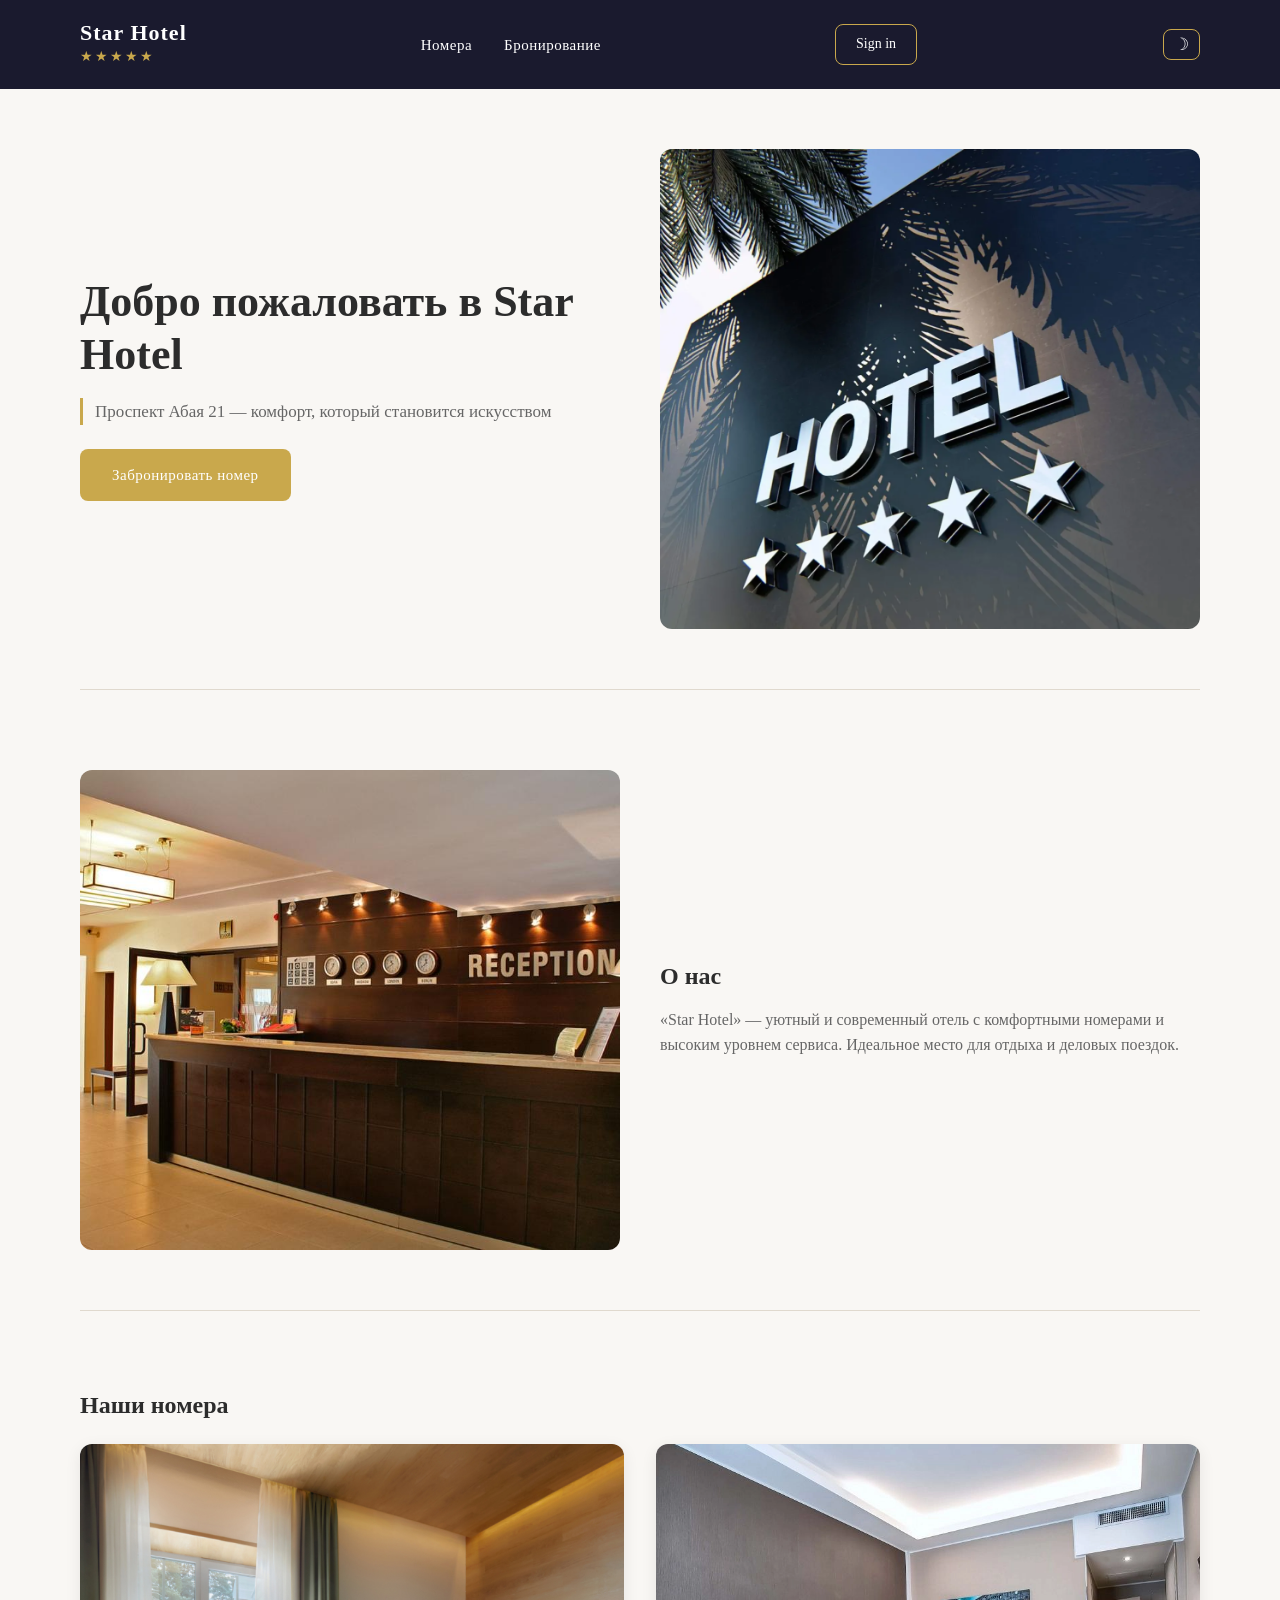
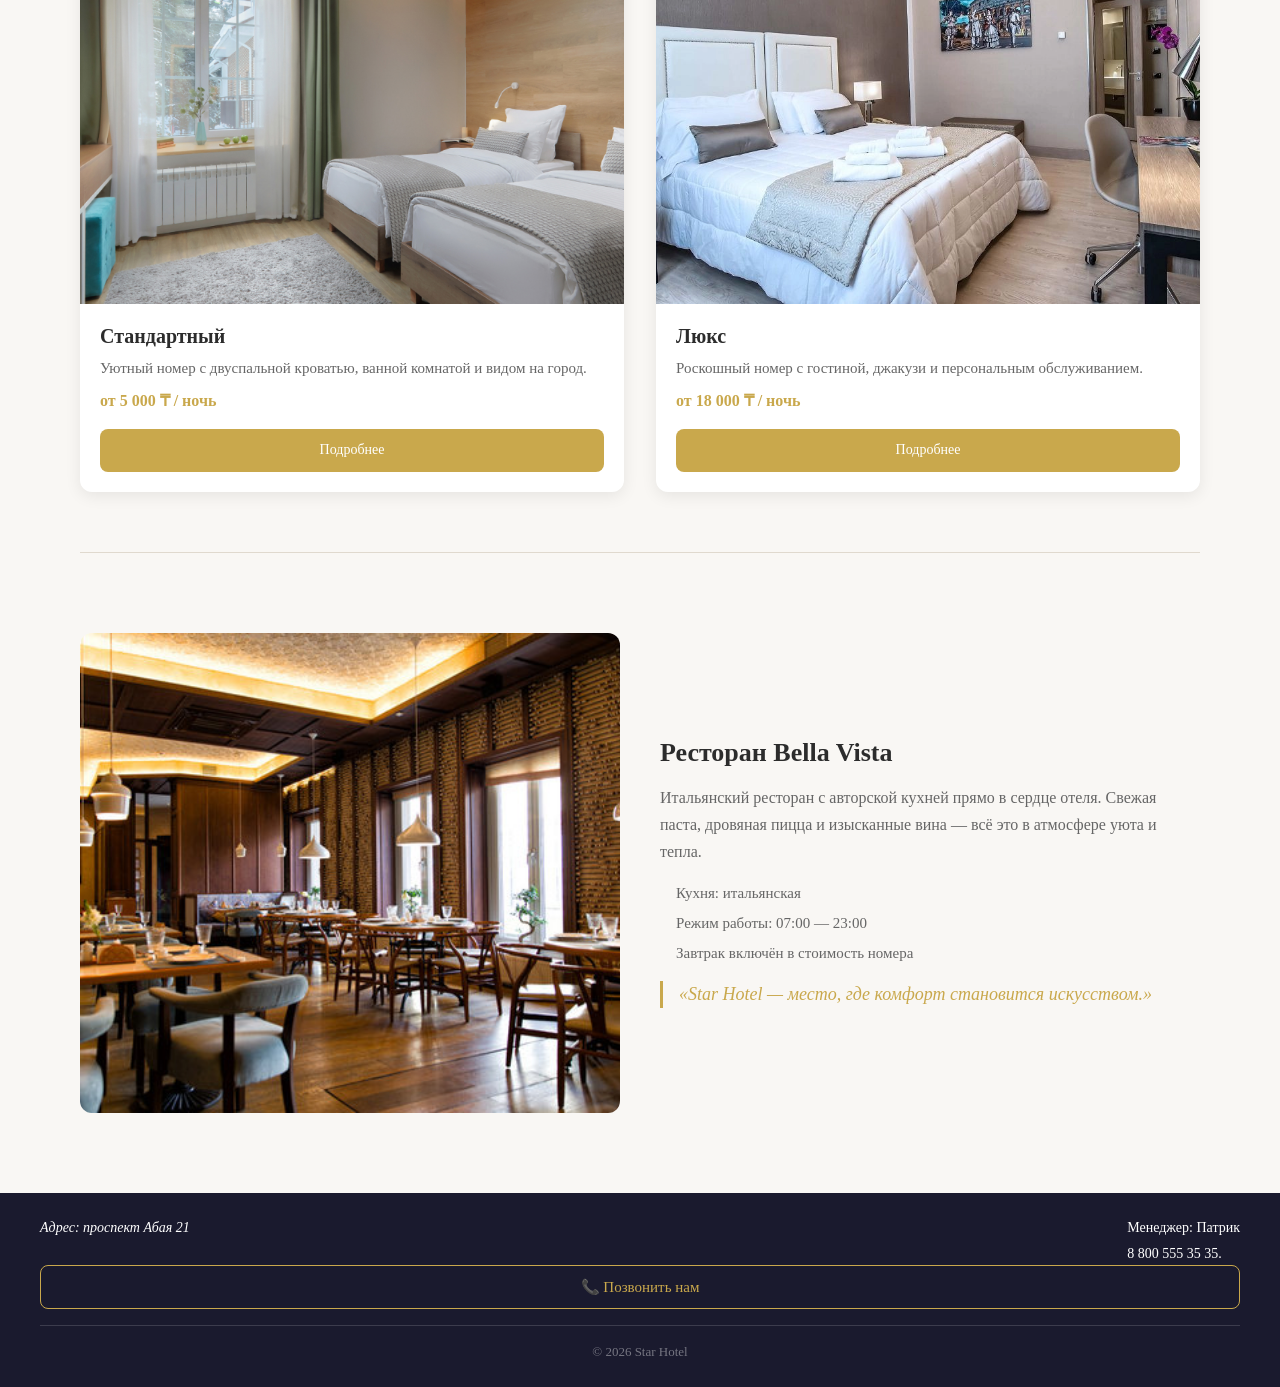
<file: index.html>
<!DOCTYPE html>
<html lang="ru">
<head>
  <meta charset="UTF-8" />
  <meta name="viewport" content="width=device-width, initial-scale=1.0" />
  <title>Star Hotel</title>
  <link rel="stylesheet" href="css/style.css" />
</head>
<body>

  <header class="header">
    <div class="header__logo">
      <div class="header__logo-text">
        <h1 class="header__title">Star Hotel</h1>
        <div class="header__stars" aria-label="5 звёзд">
          <span class="star">★</span>
          <span class="star">★</span>
          <span class="star">★</span>
          <span class="star">★</span>
          <span class="star">★</span>
        </div>
      </div>
    </div>
    <nav class="nav" aria-label="Основная навигация">
      <ul class="nav__list">
        <li class="nav__item"><a class="nav__link" href="html/rooms.html">Номера</a></li>
        <li class="nav__item"><a class="nav__link" href="html/reservation.html">Бронирование</a></li>
      </ul>
      <button class="nav__burger" id="nav-burger" aria-label="Открыть меню">&#9776;</button>
    </nav>
    <div class="header__user" id="header-user" style="display:none;"><span class="header__username" id="header-username"></span><button class="header__logout" id="header-logout">Выйти</button></div>
    <div class="header__actions">
      <a class="header__signin" href="html/signin.html"><span class="signin__text">Sign in</span><span class="signin__icon" aria-hidden="true">&#9786;</span></a>
    </div>
      <button class="theme-toggle" id="theme-toggle" aria-label="Сменить тему">☽</button>
  </header>

  <main class="main">

    <section class="hero" aria-label="Главный баннер">
      <div class="hero__content">
        <h2 class="hero__title">Добро пожаловать в Star Hotel</h2>
        <p class="hero__subtitle">Проспект Абая 21 — комфорт, который становится искусством</p>
        <a class="hero__btn" href="html/reservation.html">Забронировать номер</a>
      </div>
      <div class="hero__image">
        <img src="images/hotel.jpg" alt="Внешний вид отеля Star Hotel" />
      </div>
    </section>

    <section class="about" aria-labelledby="about-heading">
      <div class="about__image">
        <img src="images/lobby.jpg" alt="Ресепшн отеля" />
      </div>
      <div class="about__text">
        <h2 class="about__heading" id="about-heading">О нас</h2>
        <p>«Star Hotel» — уютный и современный отель с комфортными номерами и высоким уровнем сервиса. Идеальное место для отдыха и деловых поездок.</p>
      </div>
    </section>

    <section class="rooms" aria-labelledby="rooms-heading">
      <h2 class="rooms__heading" id="rooms-heading">Наши номера</h2>
      <!-- Карточки создаются через JavaScript -->
      <div class="rooms__grid" id="rooms-grid"></div>
    </section>

    <section class="slogan" aria-labelledby="slogan-heading">
      <div class="slogan__image">
        <img src="images/rest.jpg" alt="Интерьер ресторана отеля" />
      </div>
      <div class="slogan__content">
        <h2 class="slogan__title">Ресторан Bella Vista</h2>
        <p class="slogan__text">Итальянский ресторан с авторской кухней прямо в сердце отеля. Свежая паста, дровяная пицца и изысканные вина — всё это в атмосфере уюта и тепла.</p>
        <ul class="slogan__details">
          <li>Кухня: итальянская</li>
          <li>Режим работы: 07:00 — 23:00</li>
          <li>Завтрак включён в стоимость номера</li>
        </ul>
        <blockquote class="slogan__quote">
          <p>«Star Hotel — место, где комфорт становится искусством.»</p>
        </blockquote>
      </div>
    </section>

  </main>

  <footer class="footer">
    <div class="footer__contacts">
      <address class="footer__address">
        <p>Адрес: проспект Абая 21</p>
      </address>
      <div class="footer__manager">
        <p>Менеджер: Патрик</p>
        <p>8 800 555 35 35.</p>
      </div>
    </div>
      <button class="footer__call-btn" id="footer-call-btn">📞 Позвонить нам</button>
    <div class="footer__bottom">
      <p>© 2026 Star Hotel</p>
    </div>
  </footer>


  <!-- Модальное окно -->
  <div class="modal" id="modal" role="dialog" aria-modal="true" aria-labelledby="modal-title">
    <div class="modal__overlay" id="modal-overlay"></div>
    <div class="modal__window">
      <button class="modal__close" id="modal-close" aria-label="Закрыть">&#10005;</button>
      <h3 class="modal__title" id="modal-title">Позвонить нам</h3>
      <p class="modal__text">Менеджер: Патрик</p>
      <p class="modal__text modal__phone">8 800 555 35 35</p>
      <a class="modal__btn" href="tel:88005553535">Позвонить</a>
    </div>
  </div>

  <script src="js/script.js"></script>
</body>
</html>
</file>
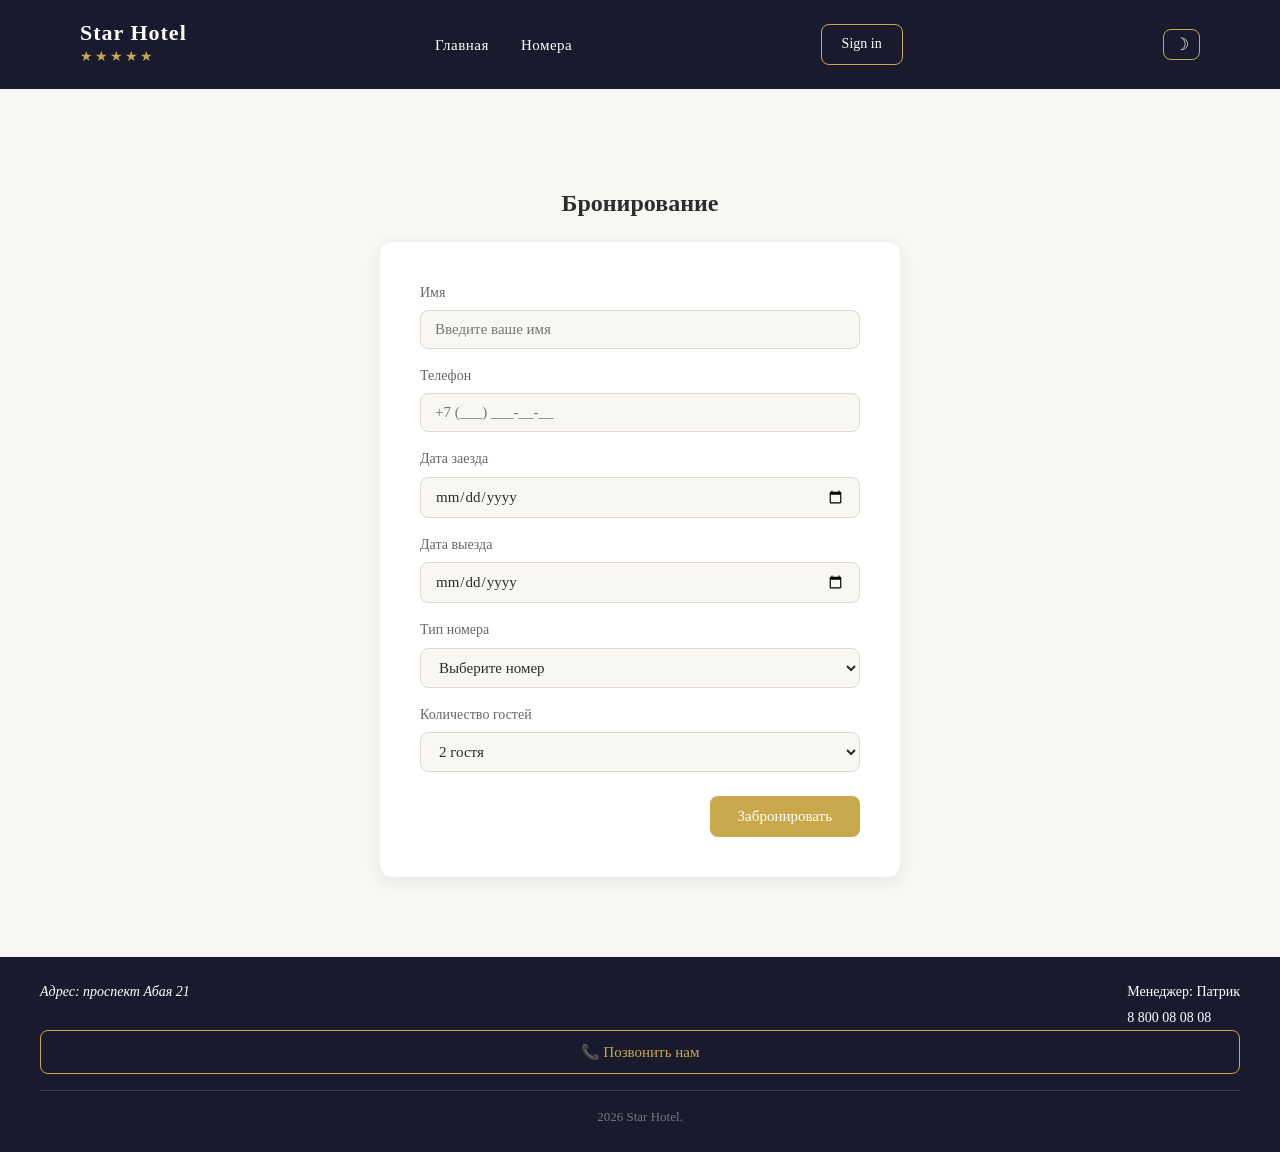
<file: html/reservation.html>
<!DOCTYPE html>
<html lang="ru">
<head>
  <meta charset="UTF-8" />
  <meta name="viewport" content="width=device-width, initial-scale=1.0" />
  <title>Бронирование — Star Hotel</title>
  <link rel="stylesheet" href="../css/style.css" />
</head>
<body>

  <header class="header">
    <a class="header__logo" href="../index.html">
      <div class="header__logo-text">
        <h1 class="header__title">Star Hotel</h1>
        <div class="header__stars" aria-label="5 звёзд">
          <span class="star">★</span>
          <span class="star">★</span>
          <span class="star">★</span>
          <span class="star">★</span>
          <span class="star">★</span>
        </div>
      </div>
    </a>
    <nav class="nav" aria-label="Основная навигация">
      <ul class="nav__list">
        <li class="nav__item"><a class="nav__link" href="../index.html">Главная</a></li>
        <li class="nav__item"><a class="nav__link" href="rooms.html">Номера</a></li>
      </ul>
      <button class="nav__burger" id="nav-burger" aria-label="Открыть меню">&#9776;</button>
    </nav>
    <div class="header__user" id="header-user" style="display:none;"><span class="header__username" id="header-username"></span><button class="header__logout" id="header-logout">Выйти</button></div>
    <div class="header__actions">
      <a class="header__signin" href="signin.html"><span class="signin__text">Sign in</span><span class="signin__icon" aria-hidden="true">&#9786;</span></a>
    </div>
      <button class="theme-toggle" id="theme-toggle" aria-label="Сменить тему">☽</button>
  </header>

  <main class="main">

    <section class="reservation" aria-labelledby="reservation-heading">

      <h2 class="reservation__heading" id="reservation-heading">Бронирование</h2>

      <div class="reservation__form">

        <div class="reservation__field">
          <label class="reservation__label" for="name">Имя</label>
          <input class="reservation__input" type="text" id="name" name="name" placeholder="Введите ваше имя" autocomplete="given-name" />
        </div>

        <div class="reservation__field">
          <label class="reservation__label" for="phone">Телефон</label>
          <input class="reservation__input" type="tel" id="phone" name="phone" placeholder="+7 (___) ___-__-__" autocomplete="tel" />
        </div>

        <div class="reservation__field">
          <label class="reservation__label" for="checkin">Дата заезда</label>
          <input class="reservation__input" type="date" id="checkin" name="checkin" />
        </div>

        <div class="reservation__field">
          <label class="reservation__label" for="checkout">Дата выезда</label>
          <input class="reservation__input" type="date" id="checkout" name="checkout" />
        </div>

        <div class="reservation__field">
          <label class="reservation__label" for="room-type">Тип номера</label>
          <select class="reservation__select" id="room-type" name="room-type">
            <option value="">Выберите номер</option>
            <option value="standard">Стандарт — от 5 000 ₸</option>
            <option value="suite">Люкс — от 18 000 ₸</option>
          </select>
        </div>

        <div class="reservation__field">
          <label class="reservation__label" for="guests">Количество гостей</label>
          <select class="reservation__select" id="guests" name="guests">
            <option value="1">1 гость</option>
            <option value="2" selected>2 гостя</option>
            <option value="3">3 гостя</option>
          </select>
        </div>

        <div class="reservation__actions">
          <button class="reservation__btn" type="button">Забронировать</button>
        </div>

      </div>

    </section>

  </main>

  <footer class="footer">
    <div class="footer__contacts">
      <address class="footer__address">
        <p>Адрес: проспект Абая 21</p>
      </address>
      <div class="footer__manager">
        <p>Менеджер: Патрик</p>
        <p>8 800 08 08 08</p>
      </div>
    </div>
      <button class="footer__call-btn" id="footer-call-btn">📞 Позвонить нам</button>
    <div class="footer__bottom">
      <p>2026 Star Hotel.</p>
    </div>
  </footer>


  <!-- Модальное окно -->
  <div class="modal" id="modal" role="dialog" aria-modal="true" aria-labelledby="modal-title">
    <div class="modal__overlay" id="modal-overlay"></div>
    <div class="modal__window">
      <button class="modal__close" id="modal-close" aria-label="Закрыть">&#10005;</button>
      <h3 class="modal__title" id="modal-title">Позвонить нам</h3>
      <p class="modal__text">Менеджер: Патрик</p>
      <p class="modal__text modal__phone">8 800 555 35 35</p>
      <a class="modal__btn" href="tel:88005553535">Позвонить</a>
    </div>
  </div>

  <script src="../js/script.js"></script>
</body>
</html>
</file>
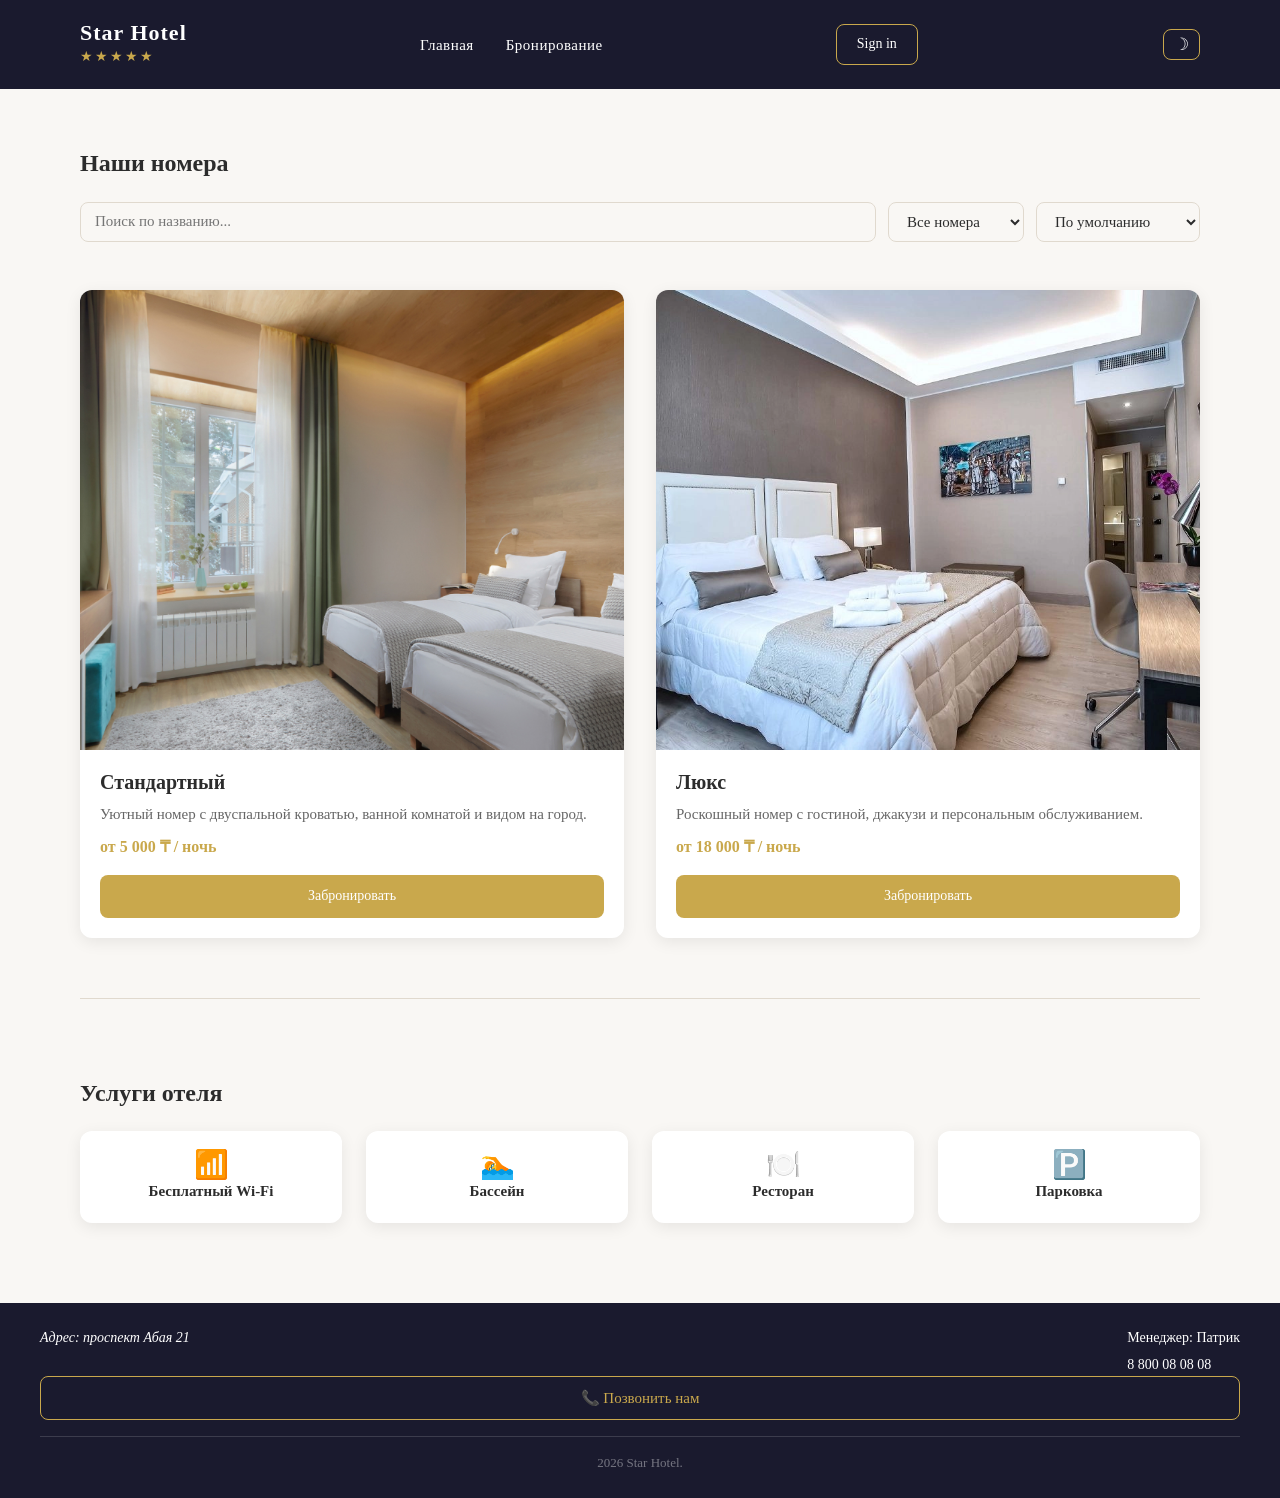
<file: html/rooms.html>
<!DOCTYPE html>
<html lang="ru">
<head>
  <meta charset="UTF-8" />
  <meta name="viewport" content="width=device-width, initial-scale=1.0" />
  <title>Номера — Star Hotel</title>
  <link rel="stylesheet" href="../css/style.css" />
</head>
<body>

  <header class="header">
    <a class="header__logo" href="../index.html">
      <div class="header__logo-text">
        <h1 class="header__title">Star Hotel</h1>
        <div class="header__stars" aria-label="5 звёзд">
          <span class="star">★</span>
          <span class="star">★</span>
          <span class="star">★</span>
          <span class="star">★</span>
          <span class="star">★</span>
        </div>
      </div>
    </a>
    <nav class="nav" aria-label="Основная навигация">
      <ul class="nav__list">
        <li class="nav__item"><a class="nav__link" href="../index.html">Главная</a></li>
        <li class="nav__item"><a class="nav__link" href="reservation.html">Бронирование</a></li>
      </ul>
      <button class="nav__burger" id="nav-burger" aria-label="Открыть меню">&#9776;</button>
    </nav>
    <div class="header__user" id="header-user" style="display:none;"><span class="header__username" id="header-username"></span><button class="header__logout" id="header-logout">Выйти</button></div>
    <div class="header__actions">
      <a class="header__signin" href="signin.html"><span class="signin__text">Sign in</span><span class="signin__icon" aria-hidden="true">&#9786;</span></a>
    </div>
      <button class="theme-toggle" id="theme-toggle" aria-label="Сменить тему">☽</button>
  </header>

  <main class="main">

    <section class="rooms" aria-labelledby="rooms-heading">
      <h2 class="rooms__heading" id="rooms-heading">Наши номера</h2>

      <div class="rooms__controls" id="rooms-controls">
        <input class="rooms__search" id="rooms-search" type="text" placeholder="Поиск по названию..." />
        <select class="rooms__filter" id="rooms-filter">
          <option value="all">Все номера</option>
          <option value="standard">Стандартный</option>
          <option value="suite">Люкс</option>
        </select>
        <select class="rooms__sort" id="rooms-sort">
          <option value="default">По умолчанию</option>
          <option value="price-asc">Сначала дешевле</option>
          <option value="price-desc">Сначала дороже</option>
          <option value="name-asc">По названию А-Я</option>
        </select>
      </div>

      <p class="rooms__empty" id="rooms-empty" style="display:none;">Ничего не найдено</p>
      <div class="rooms__grid" id="rooms-grid"></div>
    </section>

    <section class="amenities" aria-labelledby="amenities-heading">
      <h2 class="amenities__heading" id="amenities-heading">Услуги отеля</h2>
      <!-- Услуги создаются через JavaScript -->
      <ul class="amenities__list" id="amenities-list"></ul>
    </section>

  </main>

  <footer class="footer">
    <div class="footer__contacts">
      <address class="footer__address">
        <p>Адрес: проспект Абая 21</p>
      </address>
      <div class="footer__manager">
        <p>Менеджер: Патрик</p>
        <p>8 800 08 08 08</p>
      </div>
    </div>
      <button class="footer__call-btn" id="footer-call-btn">📞 Позвонить нам</button>
    <div class="footer__bottom">
      <p>2026 Star Hotel.</p>
    </div>
  </footer>


  <!-- Модальное окно -->
  <div class="modal" id="modal" role="dialog" aria-modal="true" aria-labelledby="modal-title">
    <div class="modal__overlay" id="modal-overlay"></div>
    <div class="modal__window">
      <button class="modal__close" id="modal-close" aria-label="Закрыть">&#10005;</button>
      <h3 class="modal__title" id="modal-title">Позвонить нам</h3>
      <p class="modal__text">Менеджер: Патрик</p>
      <p class="modal__text modal__phone">8 800 555 35 35</p>
      <a class="modal__btn" href="tel:88005553535">Позвонить</a>
    </div>
  </div>

  <script src="../js/script.js"></script>
</body>
</html>
</file>
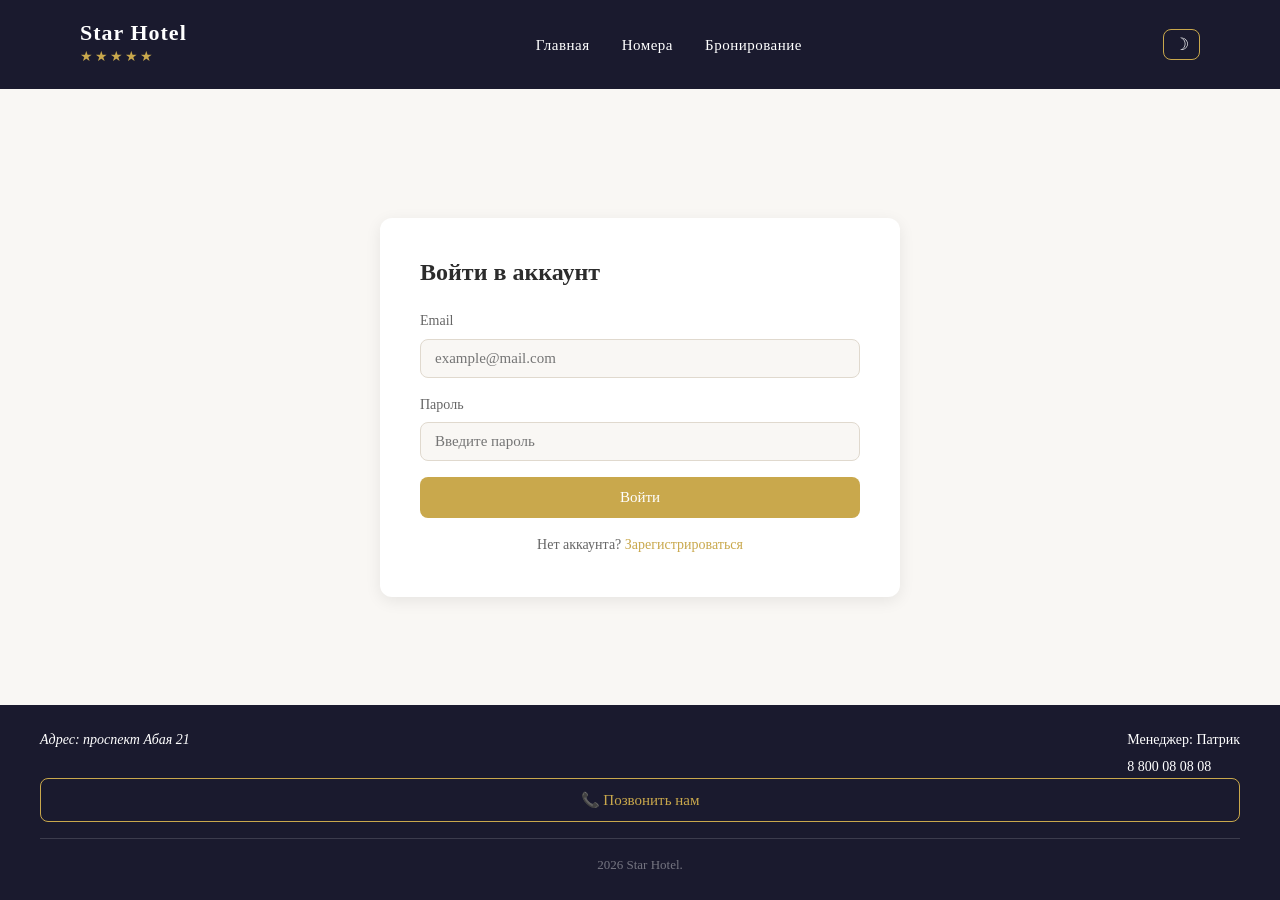
<file: html/signin.html>
<!DOCTYPE html>
<html lang="ru">
<head>
  <meta charset="UTF-8" />
  <meta name="viewport" content="width=device-width, initial-scale=1.0" />
  <title>Вход — Star Hotel</title>
  <link rel="stylesheet" href="../css/style.css" />
</head>
<body>

  <header class="header">
    <a class="header__logo" href="../index.html">
      <div class="header__logo-text">
        <h1 class="header__title">Star Hotel</h1>
        <div class="header__stars" aria-label="5 звёзд">
          <span class="star">★</span>
          <span class="star">★</span>
          <span class="star">★</span>
          <span class="star">★</span>
          <span class="star">★</span>
        </div>
      </div>
    </a>
    <nav class="nav" aria-label="Основная навигация">
      <ul class="nav__list">
        <li class="nav__item"><a class="nav__link" href="../index.html">Главная</a></li>
        <li class="nav__item"><a class="nav__link" href="rooms.html">Номера</a></li>
        <li class="nav__item"><a class="nav__link" href="reservation.html">Бронирование</a></li>
      </ul>
      <button class="nav__burger" id="nav-burger" aria-label="Открыть меню">&#9776;</button>
    </nav>
      <button class="theme-toggle" id="theme-toggle" aria-label="Сменить тему">☽</button>
  </header>

  <main class="main">

    <section class="signin-section" aria-labelledby="signin-heading">
      <div class="signin__card">
        <h2 class="signin__heading" id="signin-heading">Войти в аккаунт</h2>
        <form class="signin__form" action="#" method="post" novalidate>
          <div class="form__group">
            <label class="form__label" for="email">Email</label>
            <input class="form__input" type="email" id="email" name="email" placeholder="example@mail.com" required />
          </div>
          <div class="form__group">
            <label class="form__label" for="password">Пароль</label>
            <input class="form__input" type="password" id="password" name="password" placeholder="Введите пароль" required />
          </div>
          <div class="form__actions">
            <button class="btn btn--primary" type="submit">Войти</button>
          </div>
          <p class="signin__register">Нет аккаунта? <a href="#" id="show-register">Зарегистрироваться</a></p>
        </form>

        <form class="register__form" id="register-form" style="display:none;" novalidate>
          <div class="form__group">
            <label class="form__label" for="reg-name">Имя</label>
            <input class="form__input" type="text" id="reg-name" placeholder="Введите имя" />
          </div>
          <div class="form__group">
            <label class="form__label" for="reg-email">Email</label>
            <input class="form__input" type="email" id="reg-email" placeholder="example@mail.com" />
          </div>
          <div class="form__group">
            <label class="form__label" for="reg-password">Пароль</label>
            <input class="form__input" type="password" id="reg-password" placeholder="Минимум 6 символов" />
          </div>
          <div class="form__actions">
            <button class="btn btn--primary" type="button" id="register-btn">Зарегистрироваться</button>
          </div>
          <p class="signin__register">Уже есть аккаунт? <a href="#" id="show-login">Войти</a></p>
        </form>
      </div>
    </section>

  </main>

  <footer class="footer">
    <div class="footer__contacts">
      <address class="footer__address">
        <p>Адрес: проспект Абая 21</p>
      </address>
      <div class="footer__manager">
        <p>Менеджер: Патрик</p>
        <p>8 800 08 08 08</p>
      </div>
    </div>
      <button class="footer__call-btn" id="footer-call-btn">📞 Позвонить нам</button>
    <div class="footer__bottom">
      <p>2026 Star Hotel.</p>
    </div>
  </footer>


  <!-- Модальное окно -->
  <div class="modal" id="modal" role="dialog" aria-modal="true" aria-labelledby="modal-title">
    <div class="modal__overlay" id="modal-overlay"></div>
    <div class="modal__window">
      <button class="modal__close" id="modal-close" aria-label="Закрыть">&#10005;</button>
      <h3 class="modal__title" id="modal-title">Позвонить нам</h3>
      <p class="modal__text">Менеджер: Патрик</p>
      <p class="modal__text modal__phone">8 800 555 35 35</p>
      <a class="modal__btn" href="tel:88005553535">Позвонить</a>
    </div>
  </div>

  <script src="../js/script.js"></script>
</body>
</html>
</file>
<file: css/style.css>
:root {
  --color-bg: #f9f7f4;
  --color-header-bg: #1a1a2e;
  --color-footer-bg: #1a1a2e;
  --color-primary: #c9a84c;
  --color-primary-hover: #b8943d;
  --color-text: #2c2c2c;
  --color-text-light: #666666;
  --color-text-white: #ffffff;
  --color-card-bg: #ffffff;
  --color-border: #e0d9ce;
  --font-main: 'Georgia', serif;
  --font-heading: 'Georgia', serif;
  --radius-card: 12px;
  --radius-btn: 8px;
  --shadow-card: 0 4px 16px rgba(0, 0, 0, 0.08);
  --transition: 0.3s ease;
}

*,
*::before,
*::after {
  box-sizing: border-box;
  margin: 0;
  padding: 0;
}

body {
  display: flex;
  flex-direction: column;
  min-height: 100vh;
  font-family: var(--font-main);
  font-size: 16px;
  line-height: 1.6;
  color: var(--color-text);
  background-color: var(--color-bg);
}

a {
  text-decoration: none;
  color: var(--color-primary);
  transition: color var(--transition);
}

a.header__logo {
  text-decoration: none;
  display: flex;
  flex-direction: column;
  gap: 4px;
}

a:hover {
  color: var(--color-primary-hover);
}

ul, li {
  list-style: none;
}

img {
  max-width: 100%;
  display: block;
}

h1, h2, h3 {
  font-family: var(--font-heading);
  line-height: 1.2;
  color: var(--color-text);
}

h1 { font-size: 28px; }
h2 { font-size: 24px; }
h3 { font-size: 20px; }

.header {
  display: flex;
  flex-direction: row;
  align-items: center;
  justify-content: space-between;
  padding: 16px 40px;
  background-color: var(--color-header-bg);
}

.header__logo {
  display: flex;
  flex-direction: column;
  gap: 4px;
}

.header__title {
  color: var(--color-text-white);
  font-size: 22px;
  letter-spacing: 1px;
}

.header__stars {
  display: flex;
  flex-direction: row;
  gap: 2px;
}

.star {
  color: var(--color-primary);
  font-size: 14px;
}

.nav__list {
  display: flex;
  flex-direction: row;
  gap: 32px;
}

.nav__link {
  color: var(--color-text-white);
  font-size: 15px;
  letter-spacing: 0.5px;
  transition: color var(--transition);
}

.nav__link:hover {
  color: var(--color-primary);
}

.header__actions {
  display: flex;
  align-items: center;
}

.header__signin {
  color: var(--color-text-white);
  border: 1px solid var(--color-primary);
  padding: 8px 20px;
  border-radius: var(--radius-btn);
  font-size: 14px;
  transition: background-color var(--transition), color var(--transition);
}

.header__signin:hover {
  background-color: var(--color-primary);
  color: var(--color-text-white);
}

.main {
  display: flex;
  flex-direction: column;
  flex: 1;
  gap: 60px;
  padding: 40px 40px 60px;
}

.hero {
  display: flex;
  flex-direction: row;
  align-items: center;
  justify-content: space-between;
  gap: 40px;
}

.hero__content {
  display: flex;
  flex-direction: column;
  gap: 16px;
  flex: 1;
}

.hero__title {
  font-size: 36px;
  color: var(--color-text);
}

.hero__subtitle {
  font-size: 17px;
  color: var(--color-text-light);
}

.hero__image {
  flex: 1;
}

.hero__image img {
  width: 100%;
  height: 420px;
  object-fit: cover;
  border-radius: var(--radius-card);
  transition: transform var(--transition);
}

.hero__image img:hover {
  transform: scale(1.02);
}

.about {
  display: flex;
  flex-direction: row;
  align-items: center;
  gap: 40px;
}

.about__image {
  flex: 1;
}

.about__image img {
  width: 100%;
  height: 420px;
  object-fit: cover;
  border-radius: var(--radius-card);
  transition: transform var(--transition);
}

.about__image img:hover {
  transform: scale(1.02);
}

.about__text {
  display: flex;
  flex-direction: column;
  gap: 16px;
  flex: 1;
}

.about__text p {
  color: var(--color-text-light);
  font-size: 16px;
}

.rooms {
  display: flex;
  flex-direction: column;
  gap: 24px;
}

.rooms__heading,
.amenities__heading {
  font-size: 24px;
  color: var(--color-text);
}

.rooms__grid {
  display: grid;
  grid-template-columns: repeat(2, 1fr);
  gap: 24px;
}

.card {
  display: flex;
  flex-direction: column;
  background-color: var(--color-card-bg);
  border-radius: var(--radius-card);
  box-shadow: var(--shadow-card);
  overflow: hidden;
  transition: transform var(--transition), box-shadow var(--transition);
}

.card:hover {
  transform: translateY(-4px);
  box-shadow: 0 8px 24px rgba(0, 0, 0, 0.14);
}

.card__image img {
  width: 100%;
  height: 420px;
  object-fit: cover;
  transition: transform var(--transition);
}

.card:hover .card__image img {
  transform: scale(1.04);
}

.card__body {
  display: flex;
  flex-direction: column;
  gap: 8px;
  padding: 20px;
}

.card__title {
  font-size: 20px;
  color: var(--color-text);
}

.card__desc {
  font-size: 15px;
  color: var(--color-text-light);
}

.card__price {
  font-size: 16px;
  font-weight: bold;
  color: var(--color-primary);
}

.card__btn {
  display: inline-block;
  margin-top: 8px;
  padding: 10px 24px;
  background-color: var(--color-primary);
  color: var(--color-text-white);
  border-radius: var(--radius-btn);
  font-size: 14px;
  text-align: center;
  transition: background-color var(--transition);
}

.card__btn:hover {
  background-color: var(--color-primary-hover);
  color: var(--color-text-white);
}

.amenities {
  display: flex;
  flex-direction: column;
  gap: 24px;
}

.amenities__list {
  display: grid;
  grid-template-columns: repeat(4, 1fr);
  gap: 16px;
}

.amenity {
  display: flex;
  flex-direction: column;
  align-items: center;
  padding: 20px 16px;
  background-color: var(--color-card-bg);
  border-radius: var(--radius-card);
  box-shadow: var(--shadow-card);
  transition: transform var(--transition);
}

.amenity:hover {
  transform: translateY(-3px);
}

.amenity__name {
  font-size: 15px;
  color: var(--color-text);
  text-align: center;
}

.slogan {
  display: flex;
  flex-direction: row;
  align-items: center;
  gap: 40px;
}

.slogan__content {
  flex: 1;
  display: flex;
  flex-direction: column;
  gap: 16px;
}

.slogan__title {
  font-size: 26px;
  color: var(--color-text);
}

.slogan__text {
  font-size: 16px;
  color: var(--color-text-light);
  line-height: 1.7;
}

.slogan__details {
  display: flex;
  flex-direction: column;
  gap: 6px;
  padding-left: 16px;
  list-style: disc;
}

.slogan__details li {
  font-size: 15px;
  color: var(--color-text-light);
}

.slogan__quote {
  font-size: 18px;
  font-style: italic;
  color: var(--color-primary);
  line-height: 1.5;
  border-left: 3px solid var(--color-primary);
  padding-left: 16px;
}

.slogan__image {
  flex: 1;
}

.slogan__image img {
  width: 100%;
  height: 420px;
  object-fit: cover;
  border-radius: var(--radius-card);
  transition: transform var(--transition);
}

.slogan__image img:hover {
  transform: scale(1.02);
}

.footer {
  padding: 24px 40px;
  background-color: var(--color-footer-bg);
}

.footer__contacts {
  display: flex;
  flex-direction: row;
  justify-content: space-between;
  align-items: flex-start;
  gap: 24px;
}

.footer__address,
.footer__manager {
  display: flex;
  flex-direction: column;
  gap: 4px;
}

.footer__address p,
.footer__manager p {
  color: var(--color-text-white);
  font-size: 14px;
}

.signin-section {
  display: flex;
  justify-content: center;
  align-items: center;
  flex: 1;
  padding: 40px;
}

.signin__card {
  display: flex;
  flex-direction: column;
  gap: 24px;
  width: 100%;
  max-width: 400px;
  background-color: var(--color-card-bg);
  border-radius: var(--radius-card);
  box-shadow: var(--shadow-card);
  padding: 40px;
}

.signin__heading {
  font-size: 24px;
  color: var(--color-text);
}

.signin__form {
  display: flex;
  flex-direction: column;
  gap: 16px;
}

.form__group {
  display: flex;
  flex-direction: column;
  gap: 6px;
}

.form__label {
  font-size: 14px;
  color: var(--color-text-light);
}

.form__input {
  padding: 10px 14px;
  border: 1px solid var(--color-border);
  border-radius: var(--radius-btn);
  font-size: 15px;
  font-family: var(--font-main);
  color: var(--color-text);
  background-color: var(--color-bg);
  transition: border-color var(--transition);
}

.form__input:focus {
  outline: none;
  border-color: var(--color-primary);
}

.form__actions {
  display: flex;
  flex-direction: column;
}

.btn--primary {
  padding: 12px;
  background-color: var(--color-primary);
  color: var(--color-text-white);
  border: none;
  border-radius: var(--radius-btn);
  font-size: 15px;
  font-family: var(--font-main);
  cursor: pointer;
  transition: background-color var(--transition);
}

.btn--primary:hover {
  background-color: var(--color-primary-hover);
}

.signin__register {
  font-size: 14px;
  color: var(--color-text-light);
  text-align: center;
}

.reservation {
  display: flex;
  flex-direction: column;
  align-items: center;
  gap: 24px;
  padding: 40px;
}

.reservation__heading {
  font-size: 24px;
  color: var(--color-text);
}

.reservation__form {
  display: flex;
  flex-direction: column;
  gap: 16px;
  width: 100%;
  max-width: 480px;
  background-color: var(--color-card-bg);
  border-radius: var(--radius-card);
  box-shadow: var(--shadow-card);
  padding: 40px;
}

.reservation__label {
  font-size: 14px;
  color: var(--color-text-light);
}

.reservation__field {
  display: flex;
  flex-direction: column;
  gap: 6px;
}

.reservation__input,
.reservation__select {
  padding: 10px 14px;
  border: 1px solid var(--color-border);
  border-radius: var(--radius-btn);
  font-size: 15px;
  font-family: var(--font-main);
  color: var(--color-text);
  background-color: var(--color-bg);
  transition: border-color var(--transition);
}

.reservation__input:focus,
.reservation__select:focus {
  outline: none;
  border-color: var(--color-primary);
}

.reservation__actions {
  display: flex;
  justify-content: flex-end;
  margin-top: 8px;
}

.reservation__btn {
  padding: 12px 28px;
  background-color: var(--color-primary);
  color: var(--color-text-white);
  border: none;
  border-radius: var(--radius-btn);
  font-size: 15px;
  font-family: var(--font-main);
  cursor: pointer;
  transition: background-color var(--transition);
}

.reservation__btn:hover {
  background-color: var(--color-primary-hover);
}

/* ============================================================
   АДАПТИВНАЯ ВЁРСТКА — ПРАКТИЧЕСКОЕ ЗАНЯТИЕ №14
   Desktop: 1200px+  |  Tablet: до 768px  |  Mobile: до 375px
   ============================================================ */

/* --- DESKTOP (1200px и больше) --- */
@media (min-width: 1200px) {
  .header {
    padding: 20px 80px;
  }

  .main {
    padding: 60px 80px 80px;
    gap: 80px;
  }

  .hero__title {
    font-size: 44px;
  }

  .hero__image img {
    height: 480px;
  }

  .about__image img {
    height: 480px;
  }

  .slogan__image img {
    height: 480px;
  }

  .rooms__grid {
    grid-template-columns: repeat(2, 1fr);
    gap: 32px;
  }

  .card__image img {
    height: 460px;
  }

  .amenities__list {
    grid-template-columns: repeat(4, 1fr);
    gap: 24px;
  }

  .reservation__form,
  .signin__card {
    max-width: 520px;
  }
}

/* --- TABLET (до 768px) --- */
@media (max-width: 768px) {
  /* Header */
  .header {
    flex-direction: column;
    align-items: flex-start;
    gap: 12px;
    padding: 16px 24px;
  }

  .nav__list {
    gap: 20px;
    flex-wrap: wrap;
  }

  .nav__link {
    font-size: 14px;
  }

  .header__actions {
    width: 100%;
  }

  .header__signin {
    display: inline-block;
    padding: 8px 20px;
    font-size: 14px;
  }

  /* Main layout */
  .main {
    padding: 28px 24px 48px;
    gap: 48px;
  }

  /* Hero */
  .hero {
    flex-direction: column;
    gap: 24px;
  }

  .hero__title {
    font-size: 28px;
  }

  .hero__subtitle {
    font-size: 15px;
  }

  .hero__image img {
    height: 280px;
  }

  /* About */
  .about {
    flex-direction: column;
    gap: 24px;
  }

  .about__image img {
    height: 240px;
  }

  /* Rooms */
  .rooms__grid {
    grid-template-columns: 1fr;
    gap: 20px;
  }

  .card__image img {
    height: 240px;
  }

  /* Amenities */
  .amenities__list {
    grid-template-columns: repeat(2, 1fr);
    gap: 16px;
  }

  /* Slogan */
  .slogan {
    flex-direction: column;
    gap: 24px;
  }

  .slogan__image img {
    height: 240px;
  }

  .slogan__title {
    font-size: 22px;
  }

  /* Reservation */
  .reservation {
    padding: 24px;
  }

  .reservation__form {
    padding: 28px 24px;
  }

  /* Sign in */
  .signin__card {
    padding: 32px 24px;
  }

  /* Footer */
  .footer {
    padding: 20px 24px;
  }

  .footer__contacts {
    flex-direction: column;
    gap: 12px;
  }
}

/* --- MOBILE (до 375px) --- */
@media (max-width: 375px) {
  /* Header */
  .header {
    padding: 12px 16px;
    gap: 10px;
  }

  .header__title {
    font-size: 18px;
  }

  .star {
    font-size: 12px;
  }

  .nav__list {
    gap: 12px;
  }

  .nav__link {
    font-size: 13px;
  }

  .header__signin {
    padding: 8px 16px;
    font-size: 13px;
    width: 100%;
    text-align: center;
  }

  /* Main */
  .main {
    padding: 20px 16px 36px;
    gap: 36px;
  }

  /* Hero */
  .hero__title {
    font-size: 22px;
  }

  .hero__subtitle {
    font-size: 14px;
  }

  .hero__image img {
    height: 200px;
  }

  /* About */
  .about__image img {
    height: 180px;
  }

  .about__text p {
    font-size: 14px;
  }

  /* Cards */
  .card__image img {
    height: 200px;
  }

  .card__body {
    padding: 16px;
  }

  .card__title {
    font-size: 18px;
  }

  .card__desc {
    font-size: 14px;
  }

  .card__price {
    font-size: 15px;
  }

  .card__btn {
    width: 100%;
    text-align: center;
    padding: 12px;
    font-size: 14px;
  }

  /* Amenities */
  .amenities__list {
    grid-template-columns: repeat(2, 1fr);
    gap: 12px;
  }

  .amenity {
    padding: 16px 10px;
  }

  .amenity__name {
    font-size: 13px;
  }

  /* Slogan */
  .slogan__image img {
    height: 180px;
  }

  .slogan__title {
    font-size: 20px;
  }

  .slogan__text {
    font-size: 14px;
  }

  .slogan__details li {
    font-size: 13px;
  }

  .slogan__quote {
    font-size: 15px;
  }

  /* Reservation */
  .reservation {
    padding: 16px;
  }

  .reservation__heading {
    font-size: 20px;
  }

  .reservation__form {
    padding: 20px 16px;
  }

  .reservation__input,
  .reservation__select {
    font-size: 14px;
    padding: 10px 12px;
  }

  .reservation__btn {
    width: 100%;
    padding: 14px;
    font-size: 15px;
  }

  .reservation__actions {
    justify-content: stretch;
  }

  /* Sign in */
  .signin__card {
    padding: 24px 16px;
    max-width: 100%;
  }

  .signin__heading {
    font-size: 20px;
  }

  .form__input {
    font-size: 14px;
    padding: 10px 12px;
  }

  .btn--primary {
    padding: 14px;
    font-size: 15px;
  }

  /* Headings */
  h2 {
    font-size: 20px;
  }

  .rooms__heading,
  .amenities__heading {
    font-size: 20px;
  }

  /* Footer */
  .footer {
    padding: 16px;
  }

  .footer__address p,
  .footer__manager p {
    font-size: 13px;
  }

  .footer__bottom p {
    font-size: 12px;
  }
}

@keyframes fadeIn {
  from {
    opacity: 0;
    transform: translateY(16px);
  }
  to {
    opacity: 1;
    transform: translateY(0);
  }
}

.main {
  animation: fadeIn 0.6s ease both;
}

/* Кнопка в hero */
.hero__btn {
  display: inline-block;
  margin-top: 8px;
  padding: 14px 32px;
  background-color: var(--color-primary);
  color: var(--color-text-white);
  border-radius: var(--radius-btn);
  font-size: 15px;
  font-family: var(--font-main);
  letter-spacing: 0.5px;
  align-self: flex-start;
  transition: background-color var(--transition), transform var(--transition);
}

.hero__btn:hover {
  background-color: var(--color-primary-hover);
  color: var(--color-text-white);
  transform: translateY(-2px);
}

/* Фокус для доступности */
.reservation__btn:focus,
.btn--primary:focus {
  outline: 2px solid var(--color-primary);
  outline-offset: 3px;
}

/* Hover тень на amenity */
.amenity:hover {
  box-shadow: 0 8px 20px rgba(0, 0, 0, 0.12);
}

/* Иконки услуг создаются через JS */
.amenity__icon {
  font-size: 28px;
  line-height: 1;
}

.amenity__name {
  font-size: 15px;
  font-weight: bold;
  color: var(--color-text);
  text-align: center;
}

.footer__bottom {
  margin-top: 16px;
  padding-top: 16px;
  border-top: 1px solid rgba(255, 255, 255, 0.15);
  text-align: center;
}

.footer__bottom p {
  font-size: 13px;
  color: rgba(255, 255, 255, 0.4);
}

.main > section {
  border-bottom: 1px solid var(--color-border);
  padding-bottom: 60px;
}

.main > section:last-child {
  border-bottom: none;
  padding-bottom: 0;
}

.hero__subtitle {
  display: inline-block;
  border-left: 3px solid var(--color-primary);
  padding-left: 12px;
  color: var(--color-text-light);
  font-size: 17px;
}
/* ============================================================
   ПРАКТИЧЕСКОЕ ЗАНЯТИЕ №16 — CSS для JS-логики
   ============================================================ */

/* Активная ссылка навигации (устанавливается через JS) */
.nav__link--active {
  color: var(--color-primary);
  border-bottom: 2px solid var(--color-primary);
  padding-bottom: 2px;
}

/* Ошибка на поле ввода */
.input--error {
  border-color: #e05252 !important;
  background-color: #fff5f5;
  color: #2c2c2c;
}

.dark-theme .input--error {
  background-color: #2a1a1a;
  color: var(--color-text);
}

/* Текст ошибки под полем */
.form__error {
  display: block;
  margin-top: 4px;
  font-size: 13px;
  color: #e05252;
}

/* Сообщение об успехе */
.form__success {
  margin-top: 12px;
  padding: 12px 16px;
  background-color: #f0faf0;
  border: 1px solid #6abf6a;
  border-radius: var(--radius-btn);
  font-size: 14px;
  color: #2e7d32;
  text-align: center;
}

/* ============================================================
   ПРАКТИЧЕСКОЕ ЗАНЯТИЕ №18 — обработка событий
   ============================================================ */

/* --- Burger кнопка --- */
.nav__burger {
  display: none;
  background: none;
  border: 1px solid var(--color-primary);
  color: var(--color-text-white);
  font-size: 20px;
  padding: 6px 12px;
  border-radius: var(--radius-btn);
  cursor: pointer;
  transition: background-color var(--transition);
  margin-left: auto;
  order: 3;
}

.nav__burger:hover {
  background-color: var(--color-primary);
}

/* --- Theme toggle кнопка --- */
.theme-toggle {
  background: none;
  border: 1px solid var(--color-primary);
  color: var(--color-text-white);
  font-size: 17px;
  line-height: 1;
  padding: 6px 10px;
  border-radius: var(--radius-btn);
  cursor: pointer;
  transition: background-color var(--transition), color var(--transition);
  margin-left: 12px;
}

.theme-toggle:hover {
  background-color: var(--color-primary);
  color: var(--color-text-white);
}

/* --- Sign in: текст на desktop, иконка на mobile --- */
.signin__icon {
  display: none;
  font-size: 20px;
  line-height: 1;
}

/* --- Тёмная тема --- */
.dark-theme {
  --color-bg: #121212;
  --color-text: #e0e0e0;
  --color-text-light: #aaaaaa;
  --color-card-bg: #1e1e1e;
  --color-border: #333333;
  --color-header-bg: #0a0a1a;
  --color-footer-bg: #0a0a1a;
}

/* --- Мобильное меню --- */
@media (max-width: 768px) {
  .header {
    flex-wrap: wrap;
  }

  .nav__burger {
    display: block;
    margin-left: auto;
  }

  .header__actions {
    order: 2;
    margin-left: auto;
  }

  /* Прячем текст «Sign in», показываем иконку */
  .signin__text {
    display: none;
  }

  .signin__icon {
    display: inline;
  }

  .nav {
    order: 3;
    width: 100%;
  }

  .nav__list {
    display: none;
    flex-direction: column;
    gap: 12px;
    width: 100%;
    background-color: var(--color-header-bg);
    padding: 16px 0 8px;
  }

  .nav__list--open {
    display: flex;
  }
}

/* --- Модальное окно --- */
.modal {
  display: none;
  position: fixed;
  inset: 0;
  z-index: 1000;
  align-items: center;
  justify-content: center;
}

.modal--open {
  display: flex;
}

.modal__overlay {
  position: absolute;
  inset: 0;
  background-color: rgba(0, 0, 0, 0.55);
}

.modal__window {
  position: relative;
  z-index: 1;
  background-color: var(--color-card-bg);
  border-radius: var(--radius-card);
  padding: 40px 32px;
  width: 100%;
  max-width: 380px;
  display: flex;
  flex-direction: column;
  gap: 16px;
  box-shadow: 0 8px 32px rgba(0, 0, 0, 0.2);
  animation: fadeIn 0.25s ease both;
}

.modal__close {
  position: absolute;
  top: 14px;
  right: 16px;
  background: none;
  border: none;
  font-size: 20px;
  cursor: pointer;
  color: var(--color-text-light);
  transition: color var(--transition);
}

.modal__close:hover {
  color: var(--color-text);
}

.modal__title {
  font-size: 22px;
  color: var(--color-text);
}

.modal__text {
  font-size: 15px;
  color: var(--color-text-light);
}

.modal__phone {
  font-size: 20px;
  font-weight: bold;
  color: var(--color-primary);
}

.modal__btn {
  display: inline-block;
  padding: 12px 24px;
  background-color: var(--color-primary);
  color: var(--color-text-white);
  border-radius: var(--radius-btn);
  text-align: center;
  font-size: 15px;
  transition: background-color var(--transition);
}

.modal__btn:hover {
  background-color: var(--color-primary-hover);
  color: var(--color-text-white);
}

/* Блокировка скролла при открытой модалке */
.body--locked {
  overflow: hidden;
}

/* --- Кнопка звонка в футере --- */
.footer__call-btn {
  display: block;
  width: 100%;
  padding: 12px;
  margin-bottom: 16px;
  background-color: transparent;
  border: 1px solid var(--color-primary);
  color: var(--color-primary);
  border-radius: var(--radius-btn);
  font-size: 15px;
  font-family: var(--font-main);
  cursor: pointer;
  transition: background-color var(--transition), color var(--transition);
}

.footer__call-btn:hover {
  background-color: var(--color-primary);
  color: var(--color-text-white);
}

.rooms__controls {
  display: flex;
  flex-direction: row;
  gap: 12px;
  margin-bottom: 24px;
  flex-wrap: wrap;
}

.rooms__search,
.rooms__filter,
.rooms__sort {
  padding: 10px 14px;
  border: 1px solid var(--color-border);
  border-radius: var(--radius-btn);
  font-size: 15px;
  font-family: var(--font-main);
  color: var(--color-text);
  background-color: var(--color-bg);
  transition: border-color var(--transition);
}

.rooms__search {
  flex: 1;
  min-width: 180px;
}

.rooms__search:focus,
.rooms__filter:focus,
.rooms__sort:focus {
  outline: none;
  border-color: var(--color-primary);
}

.rooms__empty {
  text-align: center;
  font-size: 16px;
  color: var(--color-text-light);
  padding: 40px 0;
}

@media (max-width: 375px) {
  .rooms__controls {
    flex-direction: column;
  }

  .rooms__search,
  .rooms__filter,
  .rooms__sort {
    width: 100%;
  }
}

.header__user {
  display: flex;
  align-items: center;
  gap: 12px;
}

.header__username {
  color: var(--color-primary);
  font-size: 14px;
}

.header__logout {
  background: none;
  border: 1px solid var(--color-primary);
  color: var(--color-text-white);
  padding: 6px 14px;
  border-radius: var(--radius-btn);
  font-size: 13px;
  font-family: var(--font-main);
  cursor: pointer;
  transition: background-color var(--transition);
}

.header__logout:hover {
  background-color: var(--color-primary);
}

.register__form {
  display: flex;
  flex-direction: column;
  gap: 16px;
}
</file>
